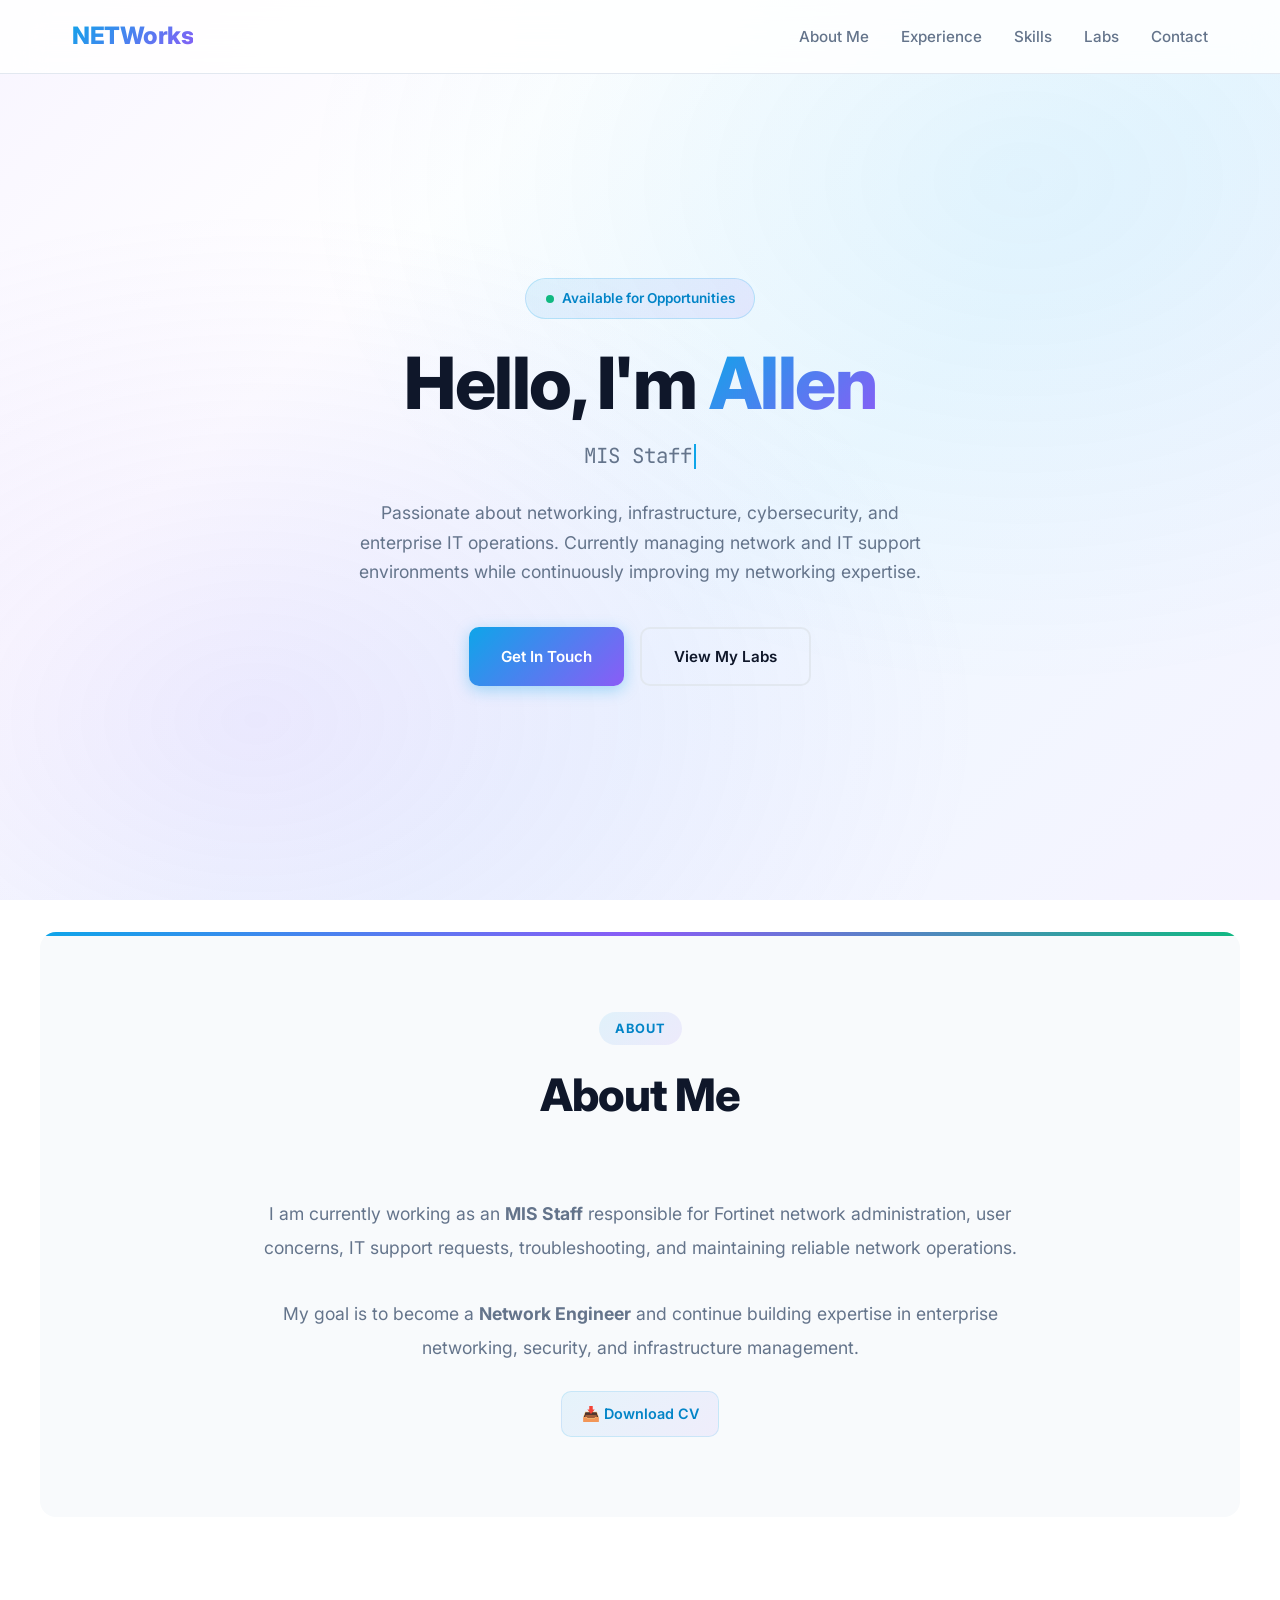
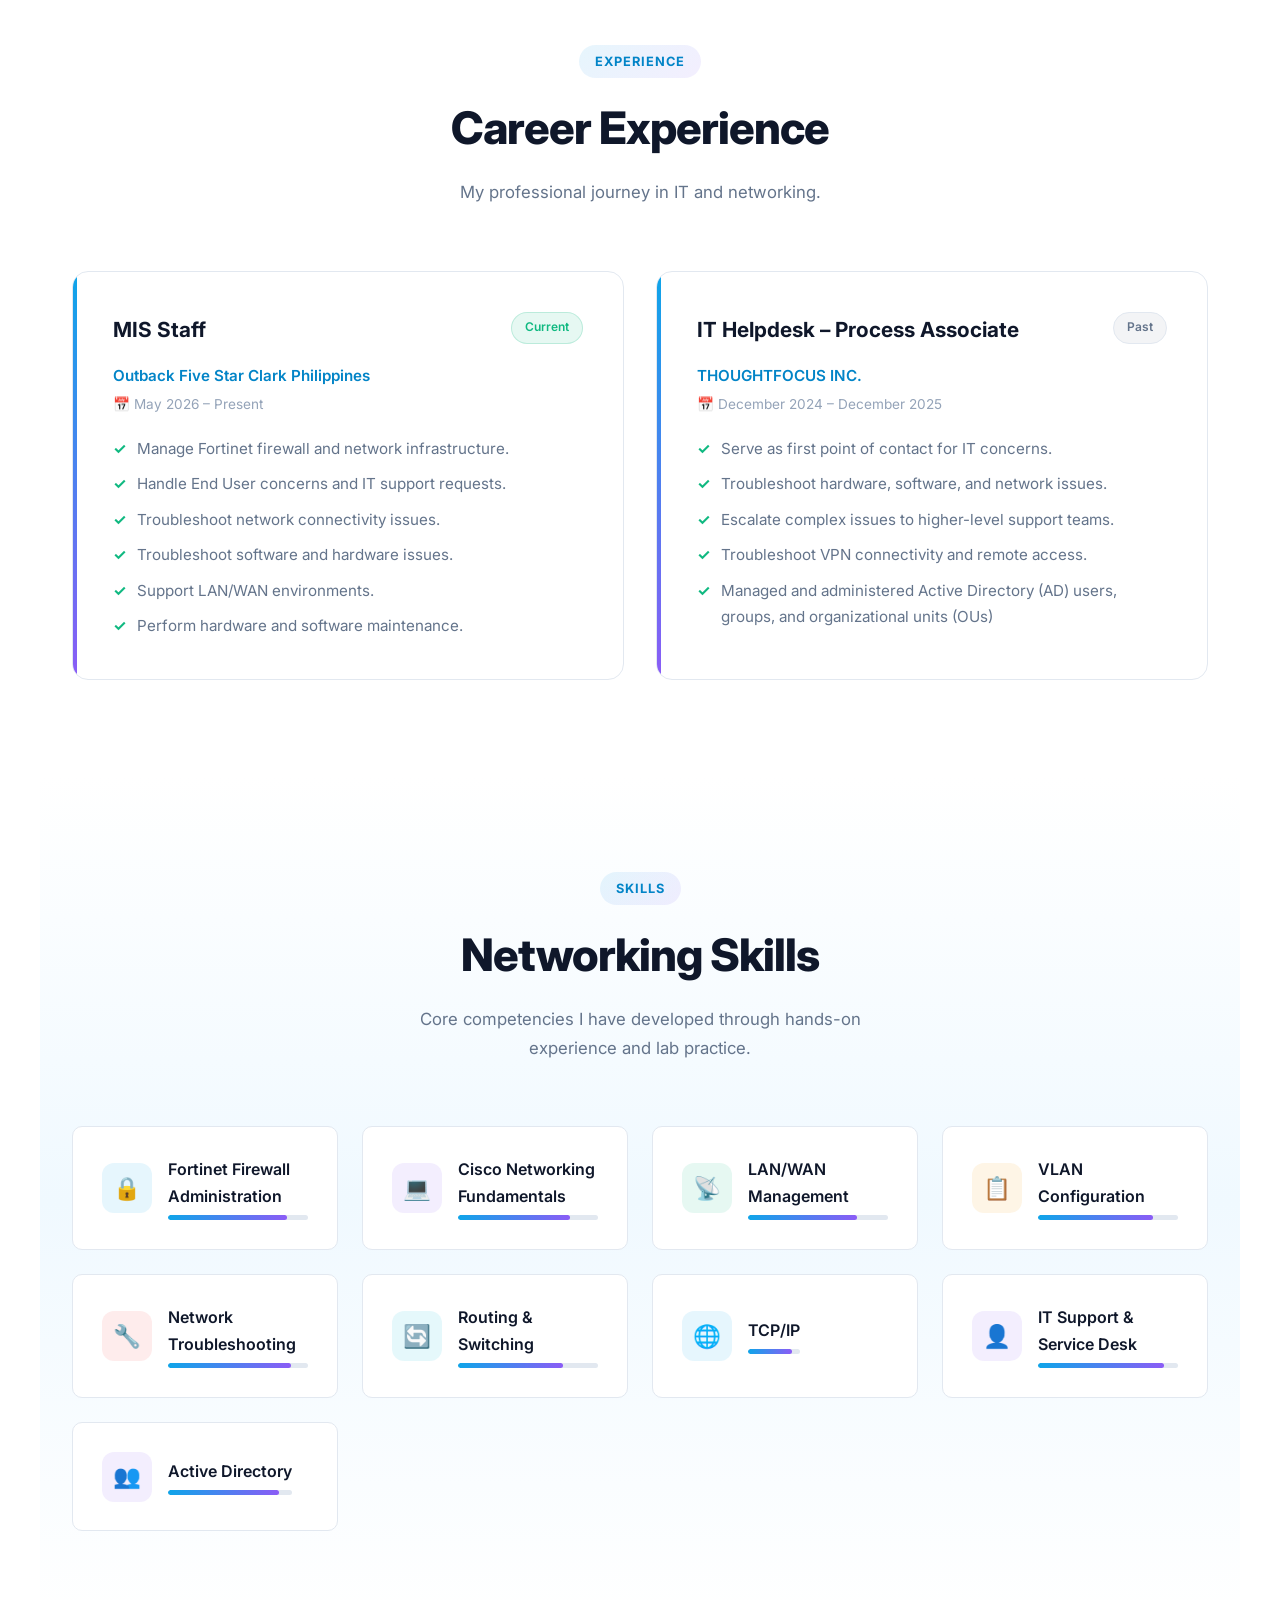
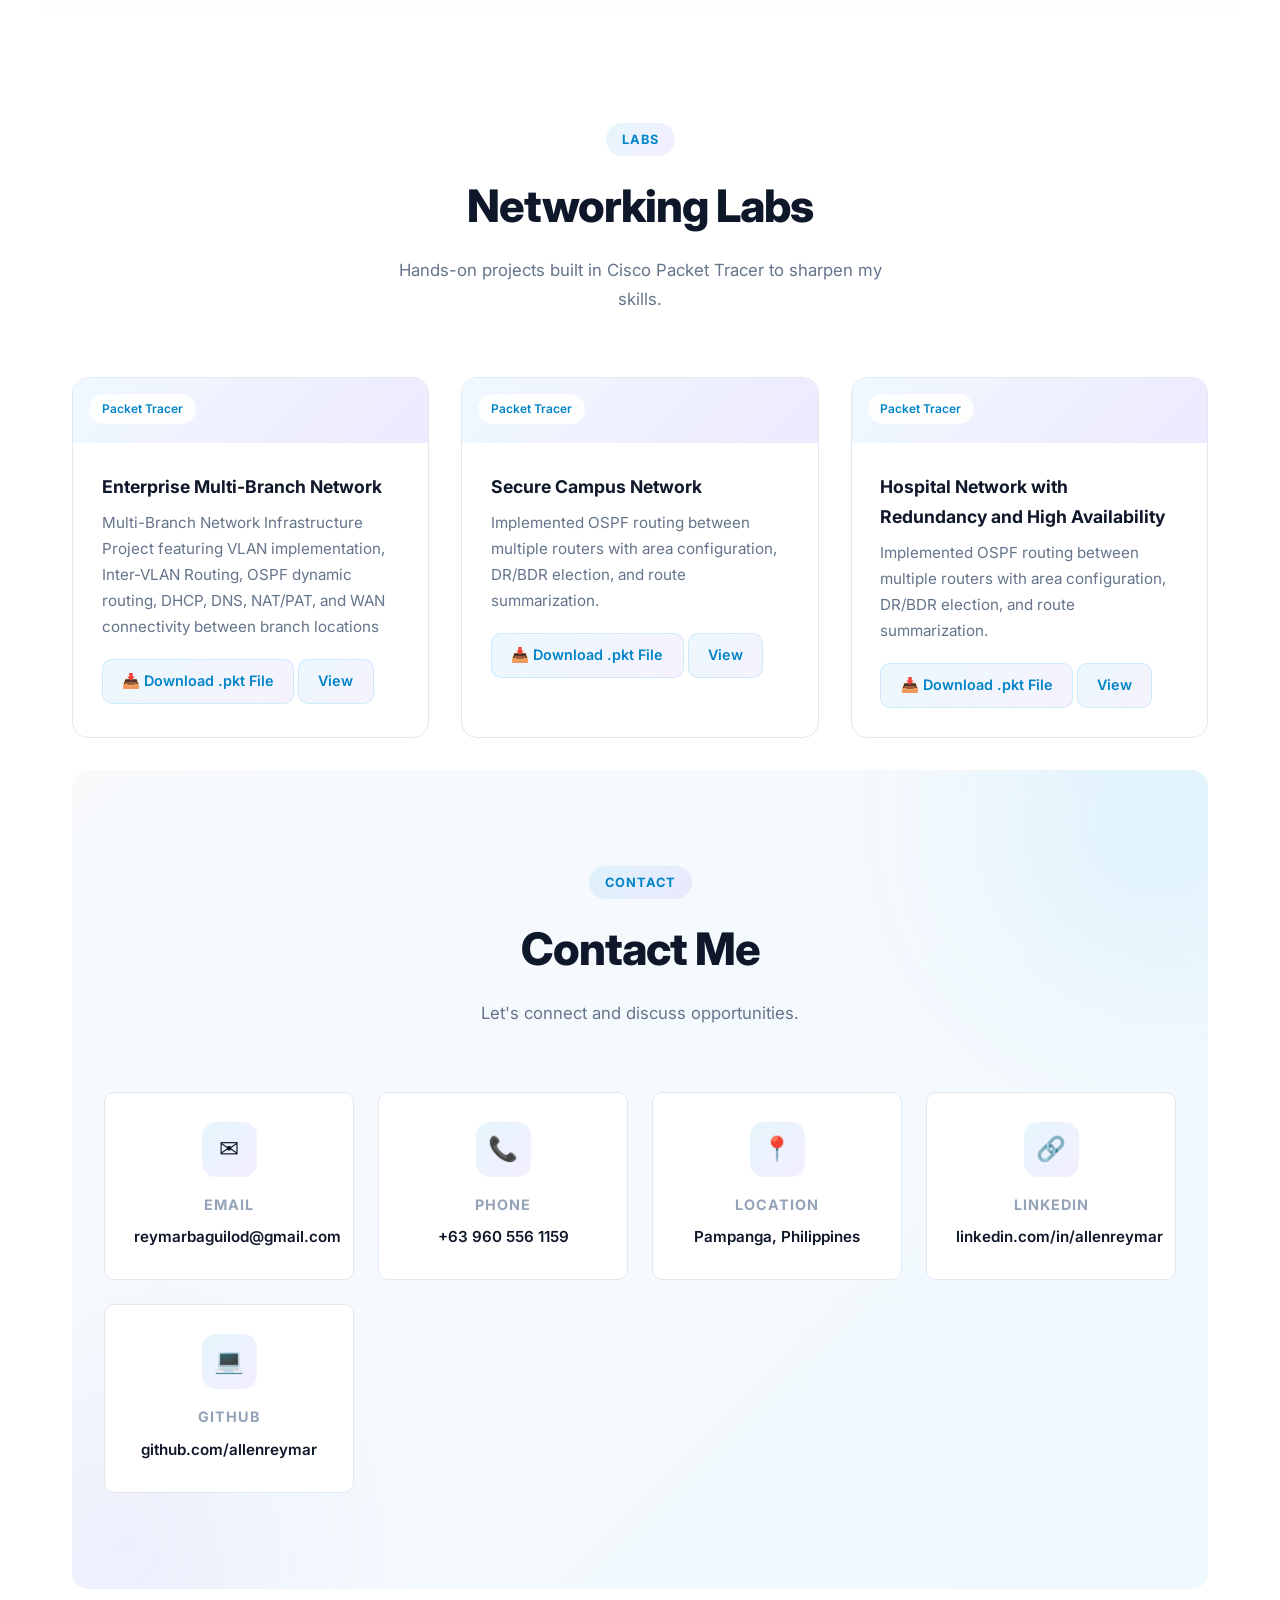
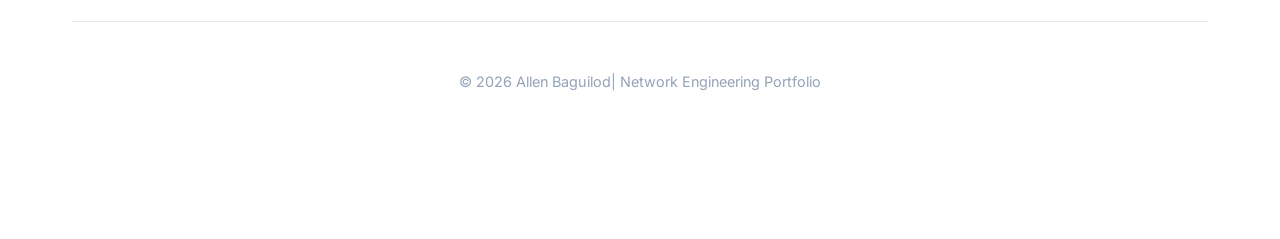
<file: index.html>
<!DOCTYPE html>
<html lang="en">

    <head>
        <meta charset="UTF-8">
        <meta name="viewport" content="width=device-width, initial-scale=1.0">
        <title>My Network Engineering Portfolio</title>
        <link rel="preconnect" href="https://fonts.googleapis.com">
        <link rel="preconnect" href="https://fonts.gstatic.com" crossorigin>
        <link
            href="https://fonts.googleapis.com/css2?family=Inter:wght@300;400;500;600;700;800&family=JetBrains+Mono:wght@400;500;600&display=swap"
            rel="stylesheet">
        <link rel="stylesheet" href="css/styles.css">

    </head>

    <body>

        <!-- Navigation -->
        <header id="navbar">
            <nav>           
                <div class="logo">NETWorks</div>
                <ul class="nav-links" id="navLinks">
                    <li><a href="#about">About Me</a></li>
                    <li><a href="#experience">Experience</a></li>
                    <li><a href="#skills">Skills</a></li>
                    <li><a href="#labs">Labs</a></li>
                    <li><a href="#contact">Contact</a></li>
                </ul>
                <button class="mobile-menu-btn" id="mobileMenuBtn"
                    aria-label="Toggle menu">&#9776;</button>
            </nav>
        </header>

        <!-- Hero Section -->
        <section id="hero">
            <div class="hero-bg-decoration">
                <div class="orb orb-1"></div>
                <div class="orb orb-2"></div>
                <div class="orb orb-3"></div>
            </div>
            <div class="hero-content">
                <div class="hero-badge">
                    <span class="dot"></span>
                    Available for Opportunities
                </div>
                <h1>Hello, I'm <span class="gradient-text">Allen</span></h1>
                <div class="hero-subtitle">
                    <span id="typewriter"></span><span class="cursor"></span>
                </div>
                <p class="hero-desc">
                    Passionate about networking, infrastructure, cybersecurity,
                    and enterprise IT operations.
                    Currently managing network and IT support environments while
                    continuously improving my networking
                    expertise.
                </p>
                <div class="hero-buttons">
                    <a href="#contact" class="btn btn-primary">Get In Touch</a>
                    <a href="#labs" class="btn btn-outline">View My Labs</a>
                </div>
            </div>
        </section>

        <!-- About Me -->
        <section id="about" class="reveal">
            <div class="section-header">
                <span class="section-label">About</span>
                <h2>About Me</h2>
            </div>
            <div class="about-content">
                <p>
                    I am currently working as an <strong>MIS Staff</strong>
                    responsible for Fortinet network administration,
                    user concerns, IT support requests, troubleshooting, and
                    maintaining reliable network operations.
                    <br><br>
                    My goal is to become a <strong>Network Engineer</strong> and
                    continue building expertise in enterprise
                    networking,
                    security, and infrastructure management.
                </p>
                <br>
                <a href="files/ospf-lab.pkt" class="lab-download" download>
                    &#128229; Download CV
                </a>
            </div>
        </section>

        <!-- Career Experience -->
        <section id="experience" class="reveal">
            <div class="section-header">
                <span class="section-label">Experience</span>
                <h2>Career Experience</h2>
                <p>My professional journey in IT and networking.</p>
            </div>
            <div class="experience-grid">
                <div class="experience-card">
                    <div class="exp-header">
                        <h3>MIS Staff</h3>
                        <span class="exp-badge current">Current</span>
                    </div>
                    <p class="exp-company">Outback Five Star Clark
                        Philippines</p>
                    <p class="exp-duration">&#128197; May 2026 &ndash;
                        Present</p>
                    <ul>
                        <li>Manage Fortinet firewall and network
                            infrastructure.</li>
                        <li>Handle End User concerns and IT support
                            requests.</li>
                        <li>Troubleshoot network connectivity issues.</li>
                        <li>Troubleshoot software and hardware issues.</li>
                        <li>Support LAN/WAN environments.</li>
                        <li>Perform hardware and software maintenance.</li>
                    </ul>
                </div>

                <div class="experience-card">
                    <div class="exp-header">
                        <h3>IT Helpdesk &ndash; Process Associate</h3>
                        <span class="exp-badge past">Past</span>
                    </div>
                    <p class="exp-company">THOUGHTFOCUS INC.</p>
                    <p class="exp-duration">&#128197; December 2024 &ndash;
                        December 2025</p>
                    <ul>
                        <li>Serve as first point of contact for IT
                            concerns.</li>
                        <li>Troubleshoot hardware, software, and network
                            issues.</li>
                        <li>Escalate complex issues to higher-level support
                            teams.</li>
                        <li>Troubleshoot VPN connectivity and remote
                            access.</li>
                        <li>Managed and administered Active Directory (AD)
                            users, groups, and organizational units (OUs)</li>
                    </ul>
                </div>
            </div>
        </section>

        <!-- Networking Skills -->
        <section id="skills" class="reveal">
            <div class="section-header">
                <span class="section-label">Skills</span>
                <h2>Networking Skills</h2>
                <p>Core competencies I have developed through hands-on
                    experience and lab practice.</p>
            </div>
            <div class="skills-grid">
                <div class="skill-card">
                    <div class="skill-icon blue">&#128274;</div>
                    <div class="skill-info">
                        <h4>Fortinet Firewall Administration</h4>
                        <div class="skill-bar">
                            <div class="skill-bar-fill" data-width="85%"></div>
                        </div>
                    </div>
                </div>
                <div class="skill-card">
                    <div class="skill-icon purple">&#128187;</div>
                    <div class="skill-info">
                        <h4>Cisco Networking Fundamentals</h4>
                        <div class="skill-bar">
                            <div class="skill-bar-fill" data-width="80%"></div>
                        </div>
                    </div>
                </div>
                <div class="skill-card">
                    <div class="skill-icon green">&#128225;</div>
                    <div class="skill-info">
                        <h4>LAN/WAN Management</h4>
                        <div class="skill-bar">
                            <div class="skill-bar-fill" data-width="78%"></div>
                        </div>
                    </div>
                </div>
                <div class="skill-card">
                    <div class="skill-icon orange">&#128203;</div>
                    <div class="skill-info">
                        <h4>VLAN Configuration</h4>
                        <div class="skill-bar">
                            <div class="skill-bar-fill" data-width="82%"></div>
                        </div>
                    </div>
                </div>
                <div class="skill-card">
                    <div class="skill-icon red">&#128295;</div>
                    <div class="skill-info">
                        <h4>Network Troubleshooting</h4>
                        <div class="skill-bar">
                            <div class="skill-bar-fill" data-width="88%"></div>
                        </div>
                    </div>
                </div>
                <div class="skill-card">
                    <div class="skill-icon cyan">&#128260;</div>
                    <div class="skill-info">
                        <h4>Routing &amp; Switching</h4>
                        <div class="skill-bar">
                            <div class="skill-bar-fill" data-width="75%"></div>
                        </div>
                    </div>
                </div>
                <div class="skill-card">
                    <div class="skill-icon blue">&#127760;</div>
                    <div class="skill-info">
                        <h4>TCP/IP</h4>
                        <div class="skill-bar">
                            <div class="skill-bar-fill" data-width="85%"></div>
                        </div>
                    </div>
                </div>
                <div class="skill-card">
                    <div class="skill-icon purple">&#128100;</div>
                    <div class="skill-info">
                        <h4>IT Support &amp; Service Desk</h4>
                        <div class="skill-bar">
                            <div class="skill-bar-fill" data-width="90%"></div>
                        </div>
                    </div>
                </div>
                <div class="skill-card">
                    <div class="skill-icon purple">&#128101;</div>
                    <div class="skill-info">
                        <h4>Active Directory</h4>
                        <div class="skill-bar">
                            <div class="skill-bar-fill" data-width="90%"></div>
                        </div>
                    </div>
                </div>
            </div>
        </section>

        <!-- Networking Labs -->
        <section id="labs" class="reveal">
            <div class="section-header">
                <span class="section-label">Labs</span>
                <h2>Networking Labs</h2>
                <p>Hands-on projects built in Cisco Packet Tracer to sharpen my
                    skills.</p>
            </div>
            <div class="labs-grid">
                <div class="lab-card">
                    <div class="lab-image">
                        <span class="lab-tag">Packet Tracer</span>
                    </div>
                    <div class="lab-body">
                        <h3>Enterprise Multi-Branch Network</h3>
                        <p>Multi-Branch Network Infrastructure Project featuring VLAN implementation, Inter-VLAN Routing, OSPF dynamic routing, DHCP, DNS, NAT/PAT, and WAN connectivity between branch locations</p>
                        <a href="./files/Multi_Network.pkt" class="lab-download"
                            download>
                            &#128229; Download .pkt File
                        </a>
                        <a href="Labs/multinetwork.html" class="lab-download">
                            View
                        </a>
                    </div>
                </div>

                <div class="lab-card">
                    <div class="lab-image">
                        <span class="lab-tag">Packet Tracer</span>
                    </div>
                    <div class="lab-body">
                        <h3>Secure Campus Network</h3>
                        <p>Implemented OSPF routing between multiple routers
                            with area configuration, DR/BDR election, and
                            route summarization.</p>
                        <a href="" class="lab-download"
                            download>
                            &#128229; Download .pkt File
                        </a>
                        <a href="Labs/securenetwork.html" class="lab-download">
                            View
                        </a>
                    </div>
                </div>
                <div class="lab-card">
                    <div class="lab-image">
                        <span class="lab-tag">Packet Tracer</span>
                    </div>
                    <div class="lab-body">
                        <h3>Hospital Network with Redundancy and High
                            Availability</h3>
                        <p>Implemented OSPF routing between multiple routers
                            with area configuration, DR/BDR election, and
                            route summarization.</p>
                        <a href="" class="lab-download"
                            download>
                            &#128229; Download .pkt File
                        </a>
                        <a href="Labs/hospitalnetwork.html" class="lab-download">
                            View
                        </a>
                    </div>
                </div>
            </div>
            <!-- Contact -->
            <section id="contact" class="reveal">
                <div class="section-header">
                    <span class="section-label">Contact</span>
                    <h2>Contact Me</h2>
                    <p>Let's connect and discuss opportunities.</p>
                </div>
                <div class="contact-grid">
                    <div class="contact-item">
                        <div class="contact-icon">&#9993;</div>
                        <h4>Email</h4>
                        <a
                            href="mailto:reymarbaguilod@gmail.com">reymarbaguilod@gmail.com</a>
                    </div>
                    <div class="contact-item">
                        <div class="contact-icon">&#128222;</div>
                        <h4>Phone</h4>
                        <span>+63 960 556 1159</span>
                    </div>
                    <div class="contact-item">
                        <div class="contact-icon">&#128205;</div>
                        <h4>Location</h4>
                        <span>Pampanga, Philippines</span>
                    </div>
                    <div class="contact-item">
                        <div class="contact-icon">&#128279;</div>
                        <h4>LinkedIn</h4>
                        <a href="https://linkedin.com/in/allenreymar"
                            target="_blank"
                            rel="noopener">linkedin.com/in/allenreymar</a>
                    </div>
                    <div class="contact-item">
                        <div class="contact-icon">&#128187;</div>
                        <h4>GitHub</h4>
                        <a href="https://github.com/allenreymar" target="_blank"
                            rel="noopener">github.com/allenreymar</a>
                    </div>
                </div>
            </section>

            <!-- Footer -->
            <footer>
                <p>&#169; 2026 Allen Baguilod| Network Engineering Portfolio</p>
            </footer>

            <!-- Scroll to Top -->
            <button class="scroll-top" id="scrollTop"
                aria-label="Scroll to top">&#9650;</button>

            <script src="script.js"></script>

        </body>

    </html>
</file>
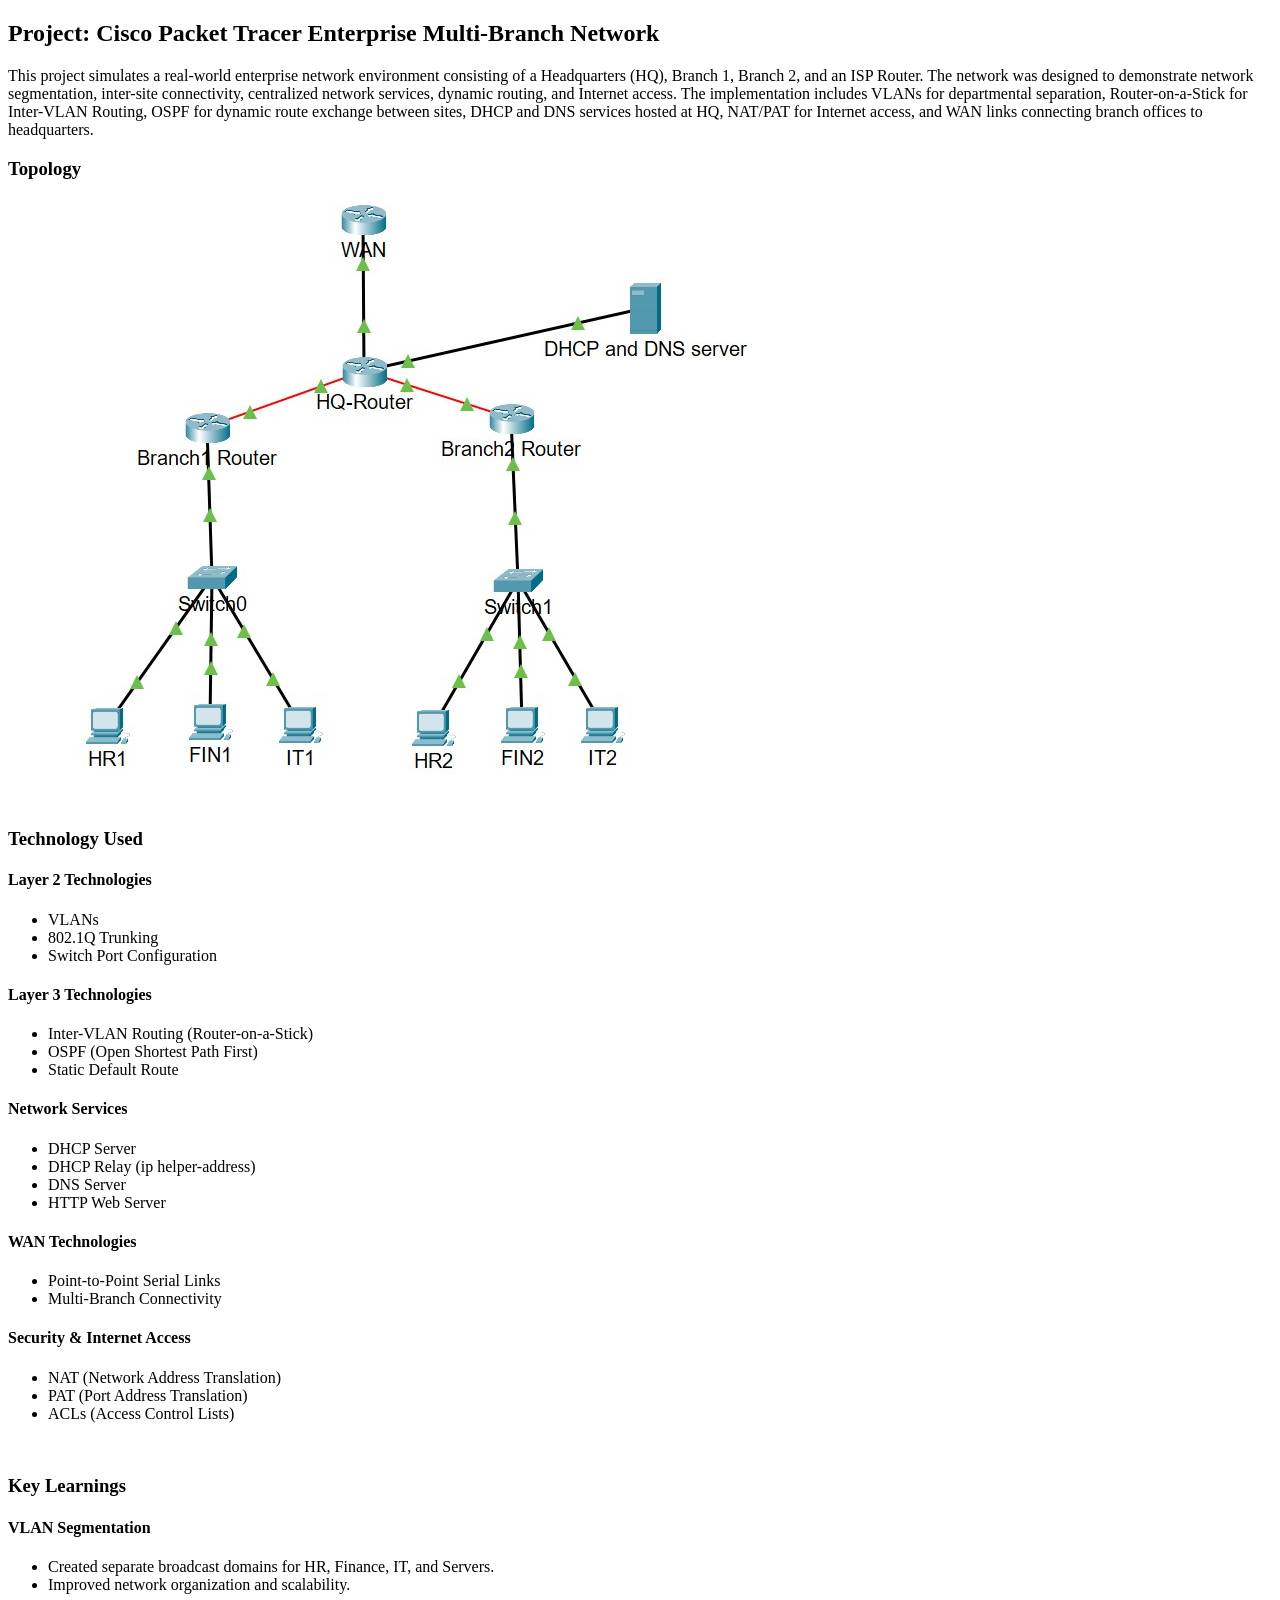
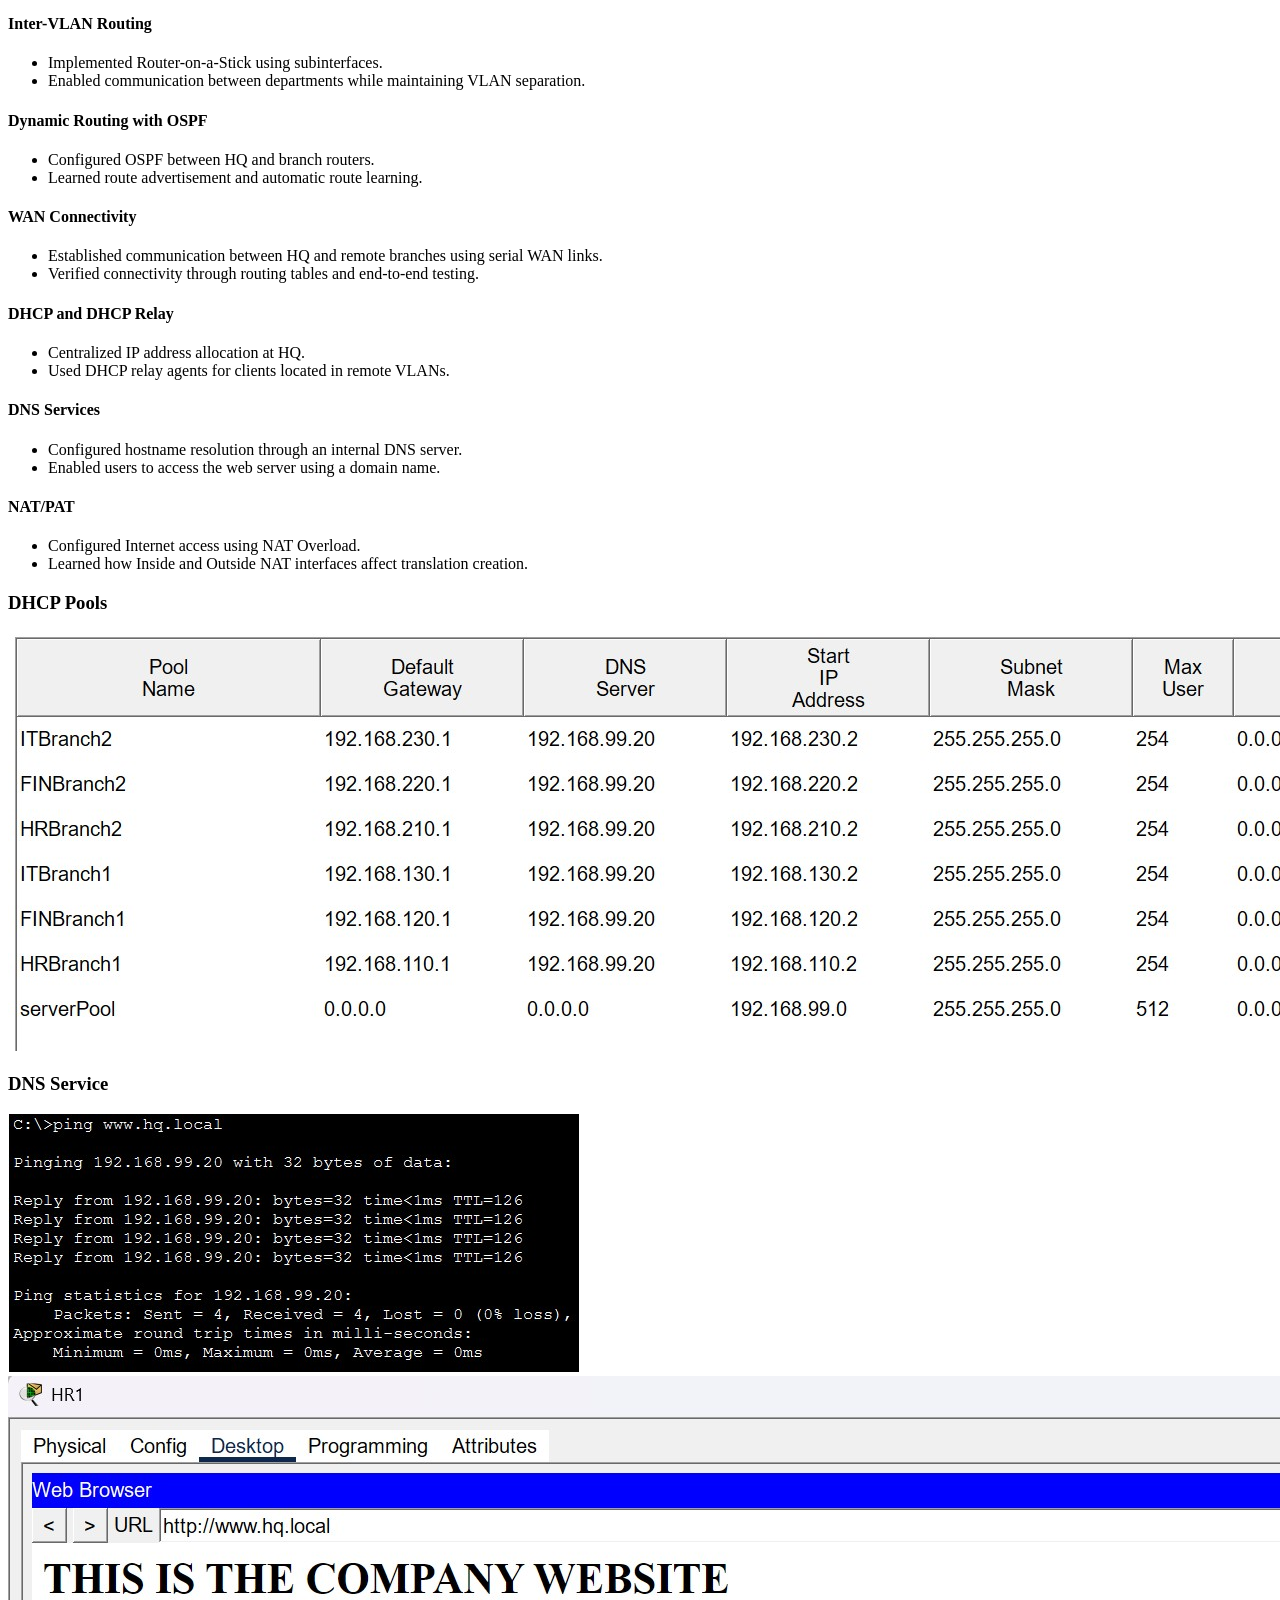
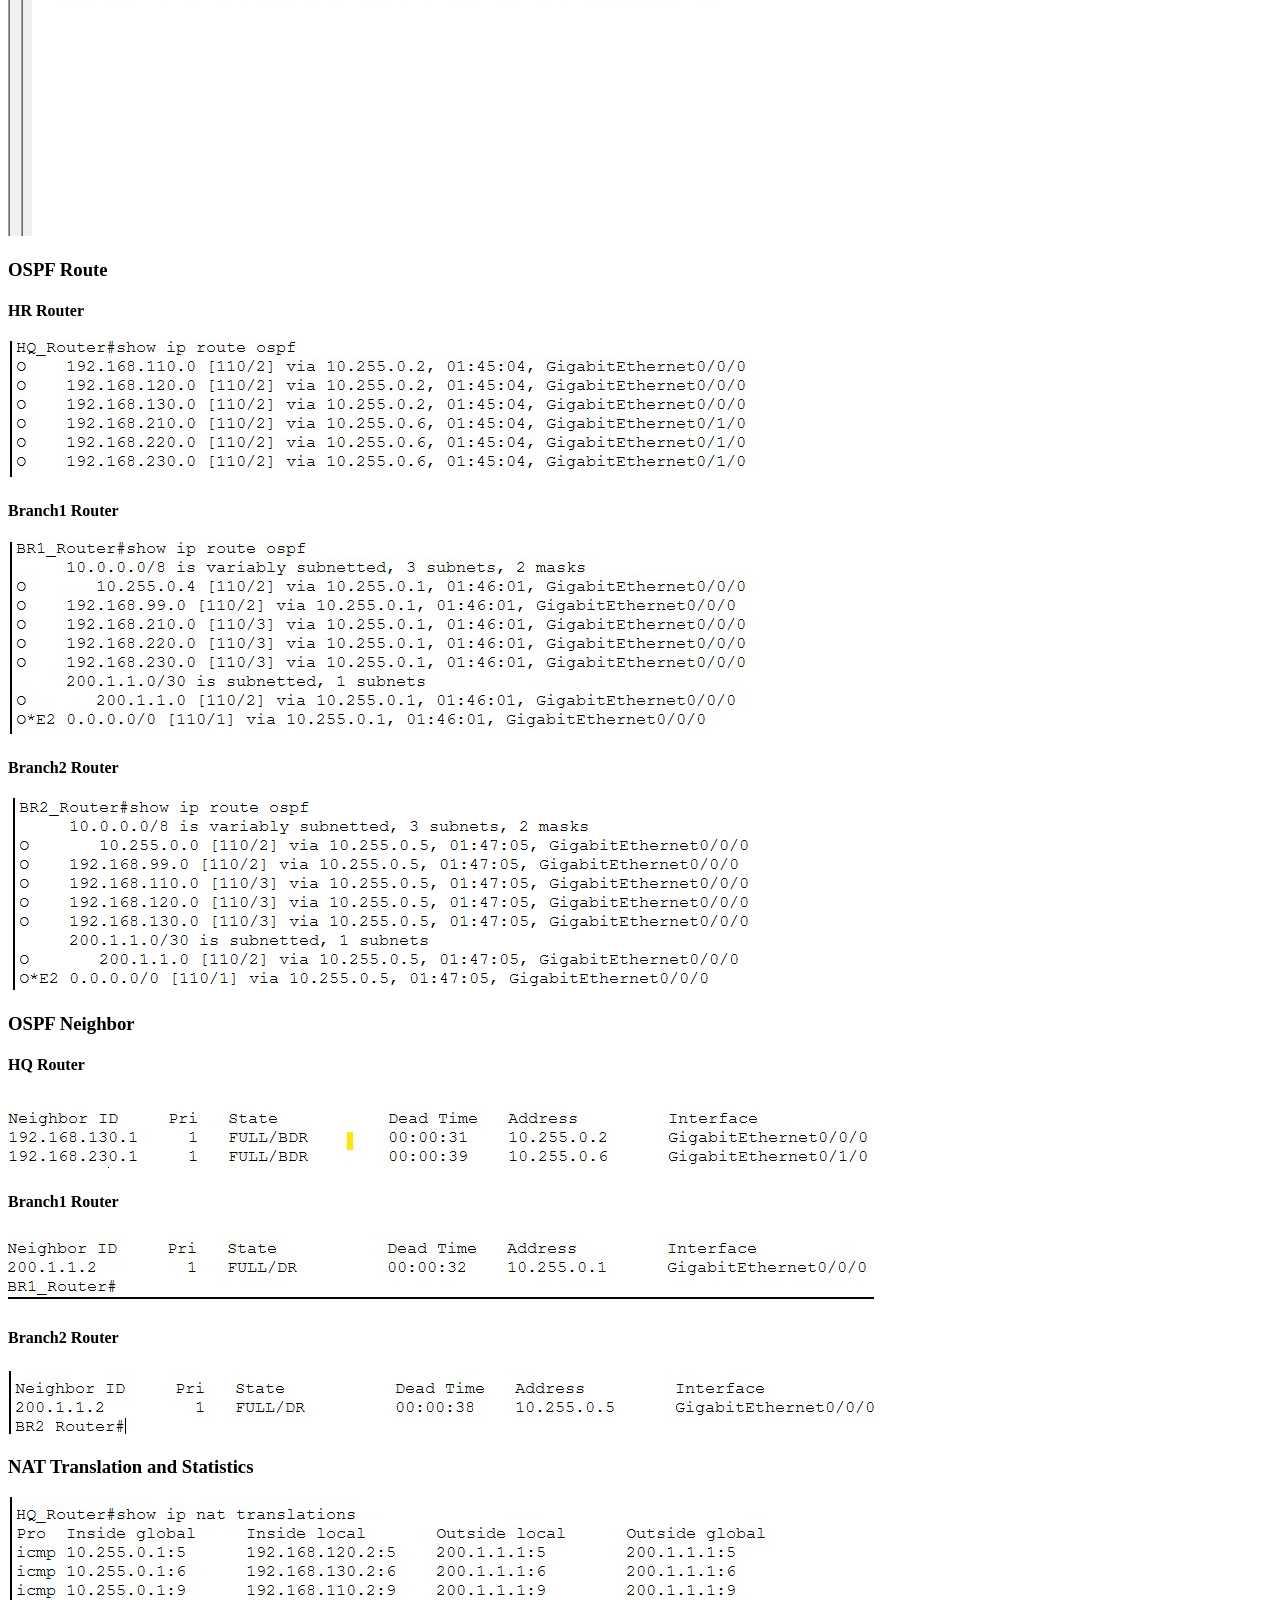
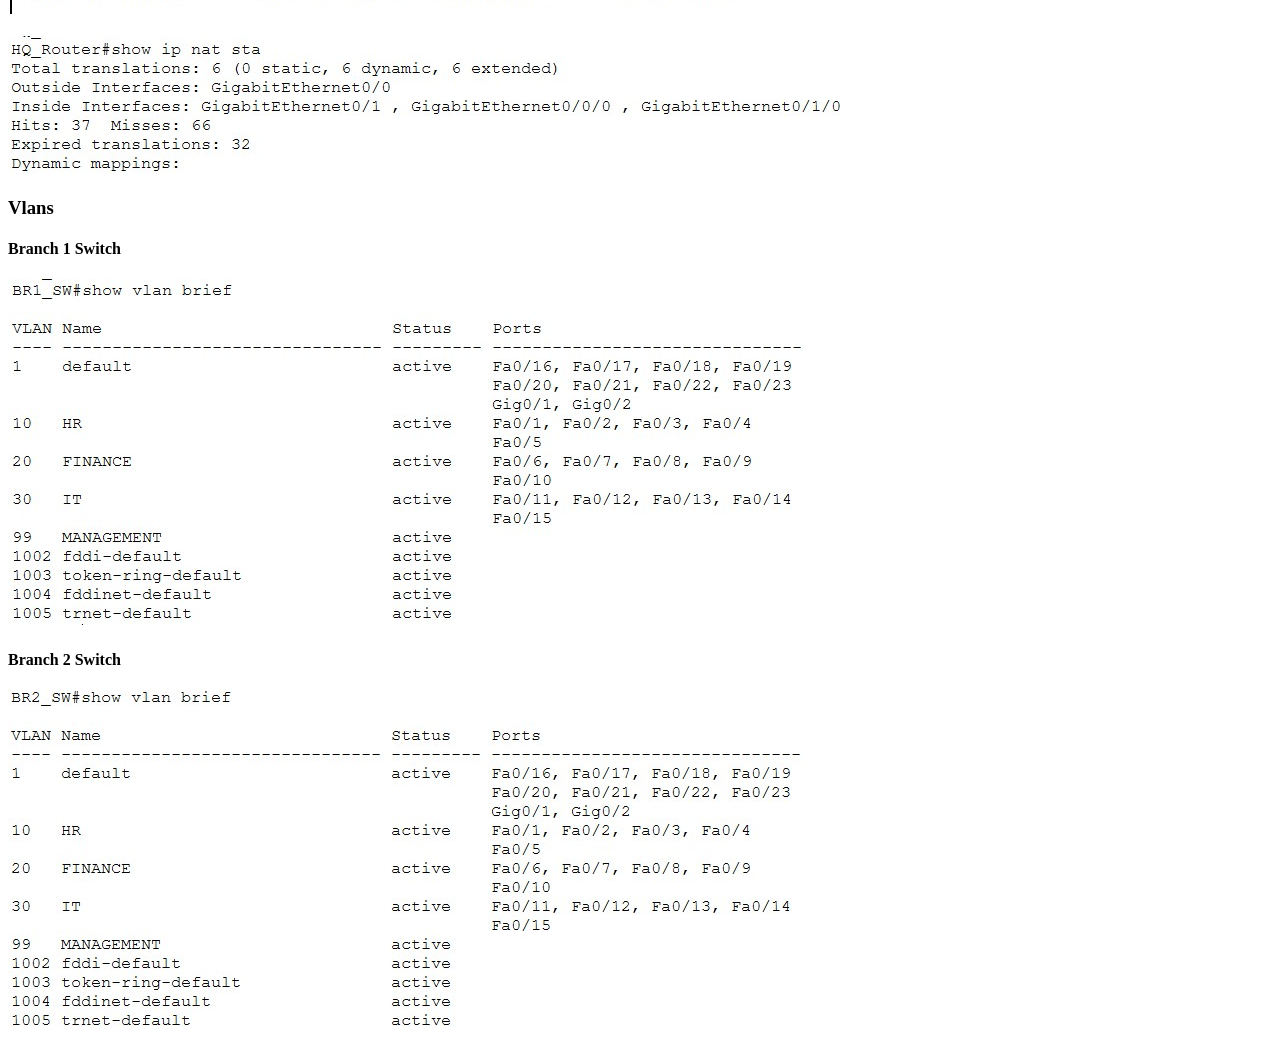
<file: Labs/multinetwork.html>
<!DOCTYPE html>
<html>
    <head>
        <meta charset="UTF-8">
        <meta name="viewport" content="width=device-width, initial-scale=1.0">
        <title>Multi_Network</title>
    </head>
    <body>
        <h2>Project: Cisco Packet Tracer Enterprise Multi-Branch Network</h2>
        <p>This project simulates a real-world enterprise network environment consisting of a Headquarters (HQ), Branch 1, Branch 2, and an ISP Router. The network was designed to demonstrate network segmentation, inter-site connectivity, centralized network services, dynamic routing, and Internet access.
        The implementation includes VLANs for departmental separation, Router-on-a-Stick for Inter-VLAN Routing, OSPF for dynamic route exchange between sites, DHCP and DNS services hosted at HQ, NAT/PAT for Internet access, and WAN links connecting branch offices to headquarters.</p>
        <h3>Topology</h3>
        <img src="/images/Multinetwork.jpg" alt="">
        <h3>Technology Used</h3>
        <h4>Layer 2 Technologies</h4>
        <ul>
            <li>VLANs</li>
            <li>802.1Q Trunking</li>
            <li>Switch Port Configuration</li>
        </ul>
        <h4>Layer 3 Technologies</h4>
        <ul>
            <li>Inter-VLAN Routing (Router-on-a-Stick)</li>
            <li>OSPF (Open Shortest Path First)</li>
            <li>Static Default Route</li>
        </ul>
           <h4>Network Services</h4>
        <ul>
            <li>DHCP Server</li>
            <li>DHCP Relay (ip helper-address)</li>
            <li>DNS Server</li>
            <li>HTTP Web Server</li>
        </ul>
           <h4>WAN Technologies</h4>
        <ul>
            <li>Point-to-Point Serial Links</li>
            <li>Multi-Branch Connectivity</li>
        </ul>
        <h4>Security & Internet Access</h4>
        <ul>
            <li>NAT (Network Address Translation)</li>
            <li>PAT (Port Address Translation)</li>
            <li>ACLs (Access Control Lists)</li>
        </ul><br>
        <h3>Key Learnings</h3>
        <h4>VLAN Segmentation</h4>
        <ul>
            <li>Created separate broadcast domains for HR, Finance, IT, and Servers.</li>
            <li>Improved network organization and scalability.</li>
        </ul>
        <h4>Inter-VLAN Routing</h4>
        <ul>
            <li>Implemented Router-on-a-Stick using subinterfaces.</li>
            <li>Enabled communication between departments while maintaining VLAN separation.</li>
        </ul>
        <h4>Dynamic Routing with OSPF</h4>
        <ul>
            <li>Configured OSPF between HQ and branch routers.</li>
            <li>Learned route advertisement and automatic route learning.</li>
        </ul>
        <h4>WAN Connectivity</h4>
        <ul>
            <li>Established communication between HQ and remote branches using serial WAN links.</li>
            <li>Verified connectivity through routing tables and end-to-end testing.</li>
        </ul>
        <h4>DHCP and DHCP Relay</h4>
        <ul>
            <li>Centralized IP address allocation at HQ.</li>
            <li>Used DHCP relay agents for clients located in remote VLANs.</li>
        </ul>
        <h4>DNS Services</h4>
        <ul>
            <li>Configured hostname resolution through an internal DNS server.</li>
            <li>Enabled users to access the web server using a domain name.</li>
        </ul>
        <h4>NAT/PAT</h4>
        <ul>
            <li>Configured Internet access using NAT Overload.</li>
            <li>Learned how Inside and Outside NAT interfaces affect translation creation.</li>
        </ul>
        <h3>DHCP Pools</h3>
        <img src="../images/dhcppools.jpg" alt="">
        <h3>DNS Service</h3>
        <img src="../images/dnsservice.jpg" alt="">
        <img src="../images/dnsweb.jpg" alt="">
        <h3>OSPF Route</h3>
        <h4>HR Router</h4>
        <img src="../images/hqiprouteospf.jpg" alt="">
        <h4>Branch1 Router</h4>
        <img src="../images/r1iprouteospf.jpg" alt="">
        <h4>Branch2 Router</h4>
        <img src="../images/r2iprouteospf.jpg" alt="">
        <h3>OSPF Neighbor</h3>
        <h4>HQ Router</h4>
        <img src="../images/ospfneighbor.jpg" alt="">
        <h4>Branch1 Router</h4>
        <img src="../images/r1ospfneighbor.jpg" alt="">
        <h4>Branch2 Router</h4>
        <img src="../images/r2ospfneighbor.jpg" alt="">
        <h3>NAT Translation and Statistics</h3>
        <img src="../images/ipnattranslations.jpg" alt=""><br><br>
        <img src="../images/ipnatstatistics.jpg" alt="">
        <h3>Vlans</h3>
        <h4>Branch 1 Switch</h4>
        <img src="../images/br1sw.jpg" alt="">
        <h4>Branch 2 Switch</h4>
        <img src="../images/br2sw.jpg" alt="">
    </body>
</html>
</file>
<file: css/styles.css>
:root {
    --primary: #0ea5e9;
    --primary-dark: #0284c7;
    --secondary: #8b5cf6;
    --accent: #10b981;
    --accent-warm: #f59e0b;
    --danger: #ef4444;
    --bg: #ffffff;
    --bg-soft: #f8fafc;
    --bg-card: #ffffff;
    --text: #0f172a;
    --text-muted: #64748b;
    --text-light: #94a3b8;
    --border: #e2e8f0;
    --shadow-sm: 0 1px 2px 0 rgb(0 0 0 / 0.05);
    --shadow: 0 4px 6px -1px rgb(0 0 0 / 0.1), 0 2px 4px -2px rgb(0 0 0 / 0.1);
    --shadow-lg: 0 10px 15px -3px rgb(0 0 0 / 0.1), 0 4px 6px -4px rgb(0 0 0 / 0.1);
    --shadow-xl: 0 20px 25px -5px rgb(0 0 0 / 0.1), 0 8px 10px -6px rgb(0 0 0 / 0.1);
    --radius: 16px;
    --radius-sm: 10px;
    --transition: all 0.3s cubic-bezier(0.4, 0, 0.2, 1);
}

* {
    margin: 0;
    padding: 0;
    box-sizing: border-box;
}

html {
    scroll-behavior: smooth;
}

body {
    font-family: 'Inter', sans-serif;
    background: linear-gradient(135deg, #f8f5ff 0%, #ffffff 30%, #f0f9ff 60%, #f5f3ff 100%);
    background-attachment: fixed;
    color: var(--text);
    line-height: 1.7;
    overflow-x: hidden;
    min-height: 100vh;
}
body::before {
    content: '';
    position: fixed;
    top: 0;
    left: 0;
    width: 100%;
    height: 100%;
    background: radial-gradient(ellipse at 20% 80%, rgba(139, 92, 246, 0.12) 0%, transparent 50%),
                radial-gradient(ellipse at 80% 20%, rgba(14, 165, 233, 0.08) 0%, transparent 50%);
    pointer-events: none;
    z-index: -1;
}
/* Scrollbar */
::-webkit-scrollbar {
    width: 8px;
}

::-webkit-scrollbar-track {
    background: var(--bg-soft);
}

::-webkit-scrollbar-thumb {
    background: var(--primary);
    border-radius: 4px;
}

/* Navigation */
header {
    position: fixed;
    top: 0;
    left: 0;
    width: 100%;
    z-index: 1000;
    background: rgba(255, 255, 255, 0.85);
    backdrop-filter: blur(20px);
    border-bottom: 1px solid var(--border);
    transition: var(--transition);
}


header.scrolled {
    box-shadow: var(--shadow-lg);
}

nav {
    max-width: 1200px;
    margin: 0 auto;
    padding: 1rem 2rem;
    display: flex;
    justify-content: space-between;
    align-items: center;
}

.logo {
    font-size: 1.5rem;
    font-weight: 800;
    background: linear-gradient(135deg, var(--primary), var(--secondary));
    -webkit-background-clip: text;
    -webkit-text-fill-color: transparent;
    background-clip: text;
    letter-spacing: -0.5px;
}

.nav-links {
    display: flex;
    gap: 2rem;
    list-style: none;
}

.nav-links a {
    text-decoration: none;
    color: var(--text-muted);
    font-weight: 500;
    font-size: 0.95rem;
    position: relative;
    padding: 0.5rem 0;
    transition: var(--transition);
}

.nav-links a::after {
    content: '';
    position: absolute;
    bottom: 0;
    left: 0;
    width: 0;
    height: 2.5px;
    background: linear-gradient(90deg, var(--primary), var(--secondary));
    border-radius: 2px;
    transition: var(--transition);
}

.nav-links a:hover,
.nav-links a.active {
    color: var(--text);
}

.nav-links a:hover::after,
.nav-links a.active::after {
    width: 100%;
}

.mobile-menu-btn {
    display: none;
    background: none;
    border: none;
    font-size: 1.5rem;
    cursor: pointer;
    color: var(--text);
}

/* Hero */
#hero {
    min-height: 100vh;
    display: flex;
    align-items: center;
    justify-content: center;
    padding: 8rem 2rem 4rem;
    position: relative;
    overflow: hidden;
    background: transparent;  /* remove the white/blue box */
}


.hero-bg-decoration {
    position: absolute;
    inset: 0;
    pointer-events: none;
    overflow: hidden;
}

.hero-bg-decoration .orb {
    position: absolute;
    border-radius: 50%;
    filter: blur(80px);
    opacity: 0.35;
    animation: float 8s ease-in-out infinite;
}

.orb-1 {
    width: 400px;
    height: 400px;
    background: var(--primary);
    top: -100px;
    right: -100px;
    animation-delay: 0s;
}
.hero-bg-decoration {
    display: none;
}

@keyframes float {

    0%,
    100% {
        transform: translate(0, 0) scale(1);
    }

    33% {
        transform: translate(30px, -30px) scale(1.05);
    }

    66% {
        transform: translate(-20px, 20px) scale(0.95);
    }
}

.hero-content {
    max-width: 800px;
    text-align: center;
    position: relative;
    z-index: 1;
}

.hero-badge {
    display: inline-flex;
    align-items: center;
    gap: 0.5rem;
    padding: 0.5rem 1.2rem;
    background: linear-gradient(135deg, rgba(14, 165, 233, 0.1), rgba(139, 92, 246, 0.1));
    border: 1px solid rgba(14, 165, 233, 0.2);
    border-radius: 100px;
    font-size: 0.85rem;
    font-weight: 600;
    color: var(--primary-dark);
    margin-bottom: 1.5rem;
    animation: fadeInUp 0.6s ease-out;
}

.hero-badge .dot {
    width: 8px;
    height: 8px;
    background: var(--accent);
    border-radius: 50%;
    animation: pulse 2s infinite;
}

@keyframes pulse {

    0%,
    100% {
        opacity: 1;
        transform: scale(1);
    }

    50% {
        opacity: 0.5;
        transform: scale(1.3);
    }
}

.hero-content h1 {
    font-size: clamp(2.5rem, 6vw, 4.5rem);
    font-weight: 800;
    line-height: 1.1;
    margin-bottom: 1rem;
    letter-spacing: -1.5px;
    animation: fadeInUp 0.6s ease-out 0.1s both;
}

.hero-content h1 .gradient-text {
    background: linear-gradient(135deg, var(--primary), var(--secondary));
    -webkit-background-clip: text;
    -webkit-text-fill-color: transparent;
    background-clip: text;
}

.hero-subtitle {
    font-family: 'JetBrains Mono', monospace;
    font-size: clamp(1rem, 2.5vw, 1.3rem);
    color: var(--text-muted);
    margin-bottom: 1.5rem;
    min-height: 2rem;
    animation: fadeInUp 0.6s ease-out 0.2s both;
}

.hero-subtitle .cursor {
    display: inline-block;
    width: 2px;
    height: 1.2em;
    background: var(--primary);
    margin-left: 2px;
    animation: blink 1s step-end infinite;
    vertical-align: text-bottom;
}

@keyframes blink {
    50% {
        opacity: 0;
    }
}

.hero-desc {
    font-size: 1.1rem;
    color: var(--text-muted);
    max-width: 600px;
    margin: 0 auto 2.5rem;
    animation: fadeInUp 0.6s ease-out 0.3s both;
}

.hero-buttons {
    display: flex;
    gap: 1rem;
    justify-content: center;
    flex-wrap: wrap;
    animation: fadeInUp 0.6s ease-out 0.4s both;
}

.btn {
    display: inline-flex;
    align-items: center;
    gap: 0.5rem;
    padding: 0.9rem 2rem;
    border-radius: var(--radius-sm);
    font-weight: 600;
    font-size: 0.95rem;
    text-decoration: none;
    transition: var(--transition);
    cursor: pointer;
    border: none;
}

.btn-primary {
    background: linear-gradient(135deg, var(--primary), var(--secondary));
    color: white;
    box-shadow: 0 4px 15px rgba(14, 165, 233, 0.35);
}

.btn-primary:hover {
    transform: translateY(-2px);
    box-shadow: 0 8px 25px rgba(14, 165, 233, 0.45);
}

.btn-outline {
    background: transparent;
    color: var(--text);
    border: 2px solid var(--border);
}

.btn-outline:hover {
    border-color: var(--primary);
    color: var(--primary);
    transform: translateY(-2px);
}

/* Sections */
section {
    padding: 6rem 2rem;
    max-width: 1200px;
    margin: 0 auto;
}

.section-header {
    text-align: center;
    margin-bottom: 4rem;
}

.section-label {
    display: inline-block;
    padding: 0.35rem 1rem;
    background: linear-gradient(135deg, rgba(14, 165, 233, 0.1), rgba(139, 92, 246, 0.1));
    border-radius: 100px;
    font-size: 0.8rem;
    font-weight: 700;
    text-transform: uppercase;
    letter-spacing: 1px;
    color: var(--primary-dark);
    margin-bottom: 0.75rem;
}

.section-header h2 {
    font-size: clamp(2rem, 4vw, 2.8rem);
    font-weight: 800;
    letter-spacing: -1px;
    margin-bottom: 0.75rem;
}

.section-header p {
    color: var(--text-muted);
    max-width: 500px;
    margin: 0 auto;
    font-size: 1.05rem;
}

/* About */
#about {
    background: var(--bg-soft);
    border-radius: var(--radius);
    margin: 2rem auto;
    padding: 5rem 3rem;
    position: relative;
    overflow: hidden;
}

#about::before {
    content: '';
    position: absolute;
    top: 0;
    left: 0;
    right: 0;
    height: 4px;
    background: linear-gradient(90deg, var(--primary), var(--secondary), var(--accent));
}

.about-content {
    max-width: 800px;
    margin: 0 auto;
    text-align: center;
}

.about-content p {
    font-size: 1.1rem;
    color: var(--text-muted);
    line-height: 1.9;
}

/* Experience */
.experience-grid {
    display: grid;
    grid-template-columns: repeat(auto-fit, minmax(320px, 1fr));
    gap: 2rem;
}

.experience-card {
    background: var(--bg-card);
    border: 1px solid var(--border);
    border-radius: var(--radius);
    padding: 2.5rem;
    position: relative;
    transition: var(--transition);
    overflow: hidden;
}

.experience-card::before {
    content: '';
    position: absolute;
    top: 0;
    left: 0;
    width: 4px;
    height: 100%;
    background: linear-gradient(180deg, var(--primary), var(--secondary));
    transition: var(--transition);
}

.experience-card:hover {
    transform: translateY(-5px);
    box-shadow: var(--shadow-xl);
    border-color: transparent;
}

.experience-card:hover::before {
    width: 100%;
    opacity: 0.03;
}

.exp-header {
    display: flex;
    justify-content: space-between;
    align-items: flex-start;
    margin-bottom: 1rem;
    flex-wrap: wrap;
    gap: 0.5rem;
}

.exp-header h3 {
    font-size: 1.3rem;
    font-weight: 700;
}

.exp-badge {
    padding: 0.3rem 0.8rem;
    border-radius: 100px;
    font-size: 0.75rem;
    font-weight: 600;
}

.exp-badge.current {
    background: rgba(16, 185, 129, 0.1);
    color: var(--accent);
    border: 1px solid rgba(16, 185, 129, 0.2);
}

.exp-badge.past {
    background: rgba(100, 116, 139, 0.08);
    color: var(--text-muted);
    border: 1px solid var(--border);
}

.exp-company {
    color: var(--primary-dark);
    font-weight: 600;
    font-size: 0.95rem;
    margin-bottom: 0.25rem;
}

.exp-duration {
    color: var(--text-light);
    font-size: 0.85rem;
    margin-bottom: 1.25rem;
    display: flex;
    align-items: center;
    gap: 0.4rem;
}

.experience-card ul {
    list-style: none;
    display: flex;
    flex-direction: column;
    gap: 0.6rem;
}

.experience-card ul li {
    position: relative;
    padding-left: 1.5rem;
    color: var(--text-muted);
    font-size: 0.95rem;
}

.experience-card ul li::before {
    content: '\2713';
    position: absolute;
    left: 0;
    color: var(--accent);
    font-weight: 700;
}

/* Skills */
#skills {
    background: linear-gradient(180deg, #ffffff, #f0f9ff, #ffffff);
}

.skills-grid {
    display: grid;
    grid-template-columns: repeat(auto-fit, minmax(260px, 1fr));
    gap: 1.5rem;
}

.skill-card {
    background: var(--bg-card);
    border: 1px solid var(--border);
    border-radius: var(--radius-sm);
    padding: 1.8rem;
    display: flex;
    align-items: center;
    gap: 1rem;
    transition: var(--transition);
    cursor: default;
}

.skill-card:hover {
    transform: translateY(-3px) scale(1.02);
    box-shadow: var(--shadow-lg);
    border-color: var(--primary);
}

.skill-icon {
    width: 50px;
    height: 50px;
    border-radius: 12px;
    display: flex;
    align-items: center;
    justify-content: center;
    font-size: 1.4rem;
    flex-shrink: 0;
}

.skill-icon.blue {
    background: rgba(14, 165, 233, 0.1);
}

.skill-icon.purple {
    background: rgba(139, 92, 246, 0.1);
}

.skill-icon.green {
    background: rgba(16, 185, 129, 0.1);
}

.skill-icon.orange {
    background: rgba(245, 158, 11, 0.1);
}

.skill-icon.red {
    background: rgba(239, 68, 68, 0.1);
}

.skill-icon.cyan {
    background: rgba(6, 182, 212, 0.1);
}

.skill-info h4 {
    font-size: 1rem;
    font-weight: 600;
    margin-bottom: 0.3rem;
}

.skill-bar {
    width: 100%;
    height: 5px;
    background: var(--border);
    border-radius: 3px;
    overflow: hidden;
}

.skill-bar-fill {
    height: 100%;
    border-radius: 3px;
    background: linear-gradient(90deg, var(--primary), var(--secondary));
    width: 0;
    transition: width 1.2s cubic-bezier(0.4, 0, 0.2, 1);
}

/* Labs */
.labs-grid {
    display: grid;
    grid-template-columns: repeat(auto-fit, minmax(340px, 1fr));
    gap: 2rem;
}

.lab-card {
    background: var(--bg-card);
    border: 1px solid var(--border);
    border-radius: var(--radius);
    overflow: hidden;
    transition: var(--transition);
}

.lab-card:hover {
    transform: translateY(-6px);
    box-shadow: var(--shadow-xl);
}

.lab-image {
    width: 100%;
    height: 65px;
    background: linear-gradient(135deg, #f0f9ff, #ede9fe);
    display: flex;
    align-items: center;
    justify-content: center;
    position: relative;
    overflow: hidden;
}

.lab-image .lab-tag {
    position: absolute;
    top: 1rem;
    left: 1rem;
    padding: 0.3rem 0.8rem;
    background: rgba(255, 255, 255, 0.9);
    backdrop-filter: blur(10px);
    border-radius: 100px;
    font-size: 0.75rem;
    font-weight: 600;
    color: var(--primary-dark);
}

.lab-body {
    padding: 1.8rem;
}

.lab-body h3 {
    font-size: 1.1rem;
    font-weight: 700;
    margin-bottom: 0.5rem;
}

.lab-body p {
    color: var(--text-muted);
    font-size: 0.95rem;
    margin-bottom: 1.2rem;
}

.lab-download {
    display: inline-flex;
    align-items: center;
    gap: 0.5rem;
    padding: 0.6rem 1.2rem;
    background: linear-gradient(135deg, rgba(14, 165, 233, 0.08), rgba(139, 92, 246, 0.08));
    border: 1px solid rgba(14, 165, 233, 0.15);
    border-radius: var(--radius-sm);
    color: var(--primary-dark);
    text-decoration: none;
    font-weight: 600;
    font-size: 0.9rem;
    transition: var(--transition);
}

.lab-download:hover {
    background: linear-gradient(135deg, var(--primary), var(--secondary));
    color: white;
    transform: translateY(-2px);
}

/* Contact */
#contact {
    background: linear-gradient(135deg, #f8fafc, #f0f9ff);
    border-radius: var(--radius);
    margin: 2rem auto;
    position: relative;
    overflow: hidden;
}

#contact::before {
    content: '';
    position: absolute;
    top: -100px;
    right: -100px;
    width: 300px;
    height: 300px;
    background: var(--primary);
    border-radius: 50%;
    filter: blur(100px);
    opacity: 0.1;
}

#contact::after {
    content: '';
    position: absolute;
    bottom: -80px;
    left: -80px;
    width: 250px;
    height: 250px;
    background: var(--secondary);
    border-radius: 50%;
    filter: blur(100px);
    opacity: 0.1;
}

.contact-grid {
    display: grid;
    grid-template-columns: repeat(auto-fit, minmax(220px, 1fr));
    gap: 1.5rem;
    position: relative;
    z-index: 1;
}

.contact-item {
    background: white;
    border: 1px solid var(--border);
    border-radius: var(--radius-sm);
    padding: 1.8rem;
    text-align: center;
    transition: var(--transition);
}

.contact-item:hover {
    transform: translateY(-4px);
    box-shadow: var(--shadow-lg);
    border-color: var(--primary);
}

.contact-icon {
    width: 55px;
    height: 55px;
    border-radius: 14px;
    display: flex;
    align-items: center;
    justify-content: center;
    font-size: 1.5rem;
    margin: 0 auto 1rem;
    background: linear-gradient(135deg, rgba(14, 165, 233, 0.1), rgba(139, 92, 246, 0.1));
}

.contact-item h4 {
    font-size: 0.9rem;
    color: var(--text-light);
    text-transform: uppercase;
    letter-spacing: 1px;
    margin-bottom: 0.4rem;
}

.contact-item a,
.contact-item span {
    color: var(--text);
    text-decoration: none;
    font-weight: 600;
    font-size: 0.95rem;
    transition: var(--transition);
}

.contact-item a:hover {
    color: var(--primary);
}

/* Footer */
footer {
    text-align: center;
    padding: 3rem 2rem;
    color: var(--text-light);
    font-size: 0.9rem;
    border-top: 1px solid var(--border);
}

footer p {
    display: flex;
    align-items: center;
    justify-content: center;
    gap: 0.5rem;
}

/* Animations */
@keyframes fadeInUp {
    from {
        opacity: 0;
        transform: translateY(30px);
    }

    to {
        opacity: 1;
        transform: translateY(0);
    }
}

.reveal {
    opacity: 0;
    transform: translateY(40px);
    transition: all 0.8s cubic-bezier(0.4, 0, 0.2, 1);
}

.reveal.visible {
    opacity: 1;
    transform: translateY(0);
}

/* Scroll to top */
.scroll-top {
    position: fixed;
    bottom: 2rem;
    right: 2rem;
    width: 50px;
    height: 50px;
    border-radius: 50%;
    background: linear-gradient(135deg, var(--primary), var(--secondary));
    color: white;
    border: none;
    cursor: pointer;
    display: flex;
    align-items: center;
    justify-content: center;
    font-size: 1.2rem;
    box-shadow: var(--shadow-lg);
    opacity: 0;
    transform: translateY(20px);
    transition: var(--transition);
    z-index: 999;
}

.scroll-top.show {
    opacity: 1;
    transform: translateY(0);
}

.scroll-top:hover {
    transform: translateY(-3px);
    box-shadow: 0 15px 30px rgba(14, 165, 233, 0.4);
}

/* Responsive */
@media (max-width: 768px) {
    .nav-links {
        display: none;
        position: absolute;
        top: 100%;
        left: 0;
        right: 0;
        background: white;
        flex-direction: column;
        padding: 1.5rem;
        gap: 1rem;
        border-bottom: 1px solid var(--border);
        box-shadow: var(--shadow-lg);
    }

    .nav-links.active {
        display: flex;
    }

    .mobile-menu-btn {
        display: block;
    }

    section {
        padding: 4rem 1.5rem;
    }

    .hero-buttons {
        flex-direction: column;
        align-items: center;
    }

    .btn {
        width: 100%;
        justify-content: center;
    }
}
</file>
